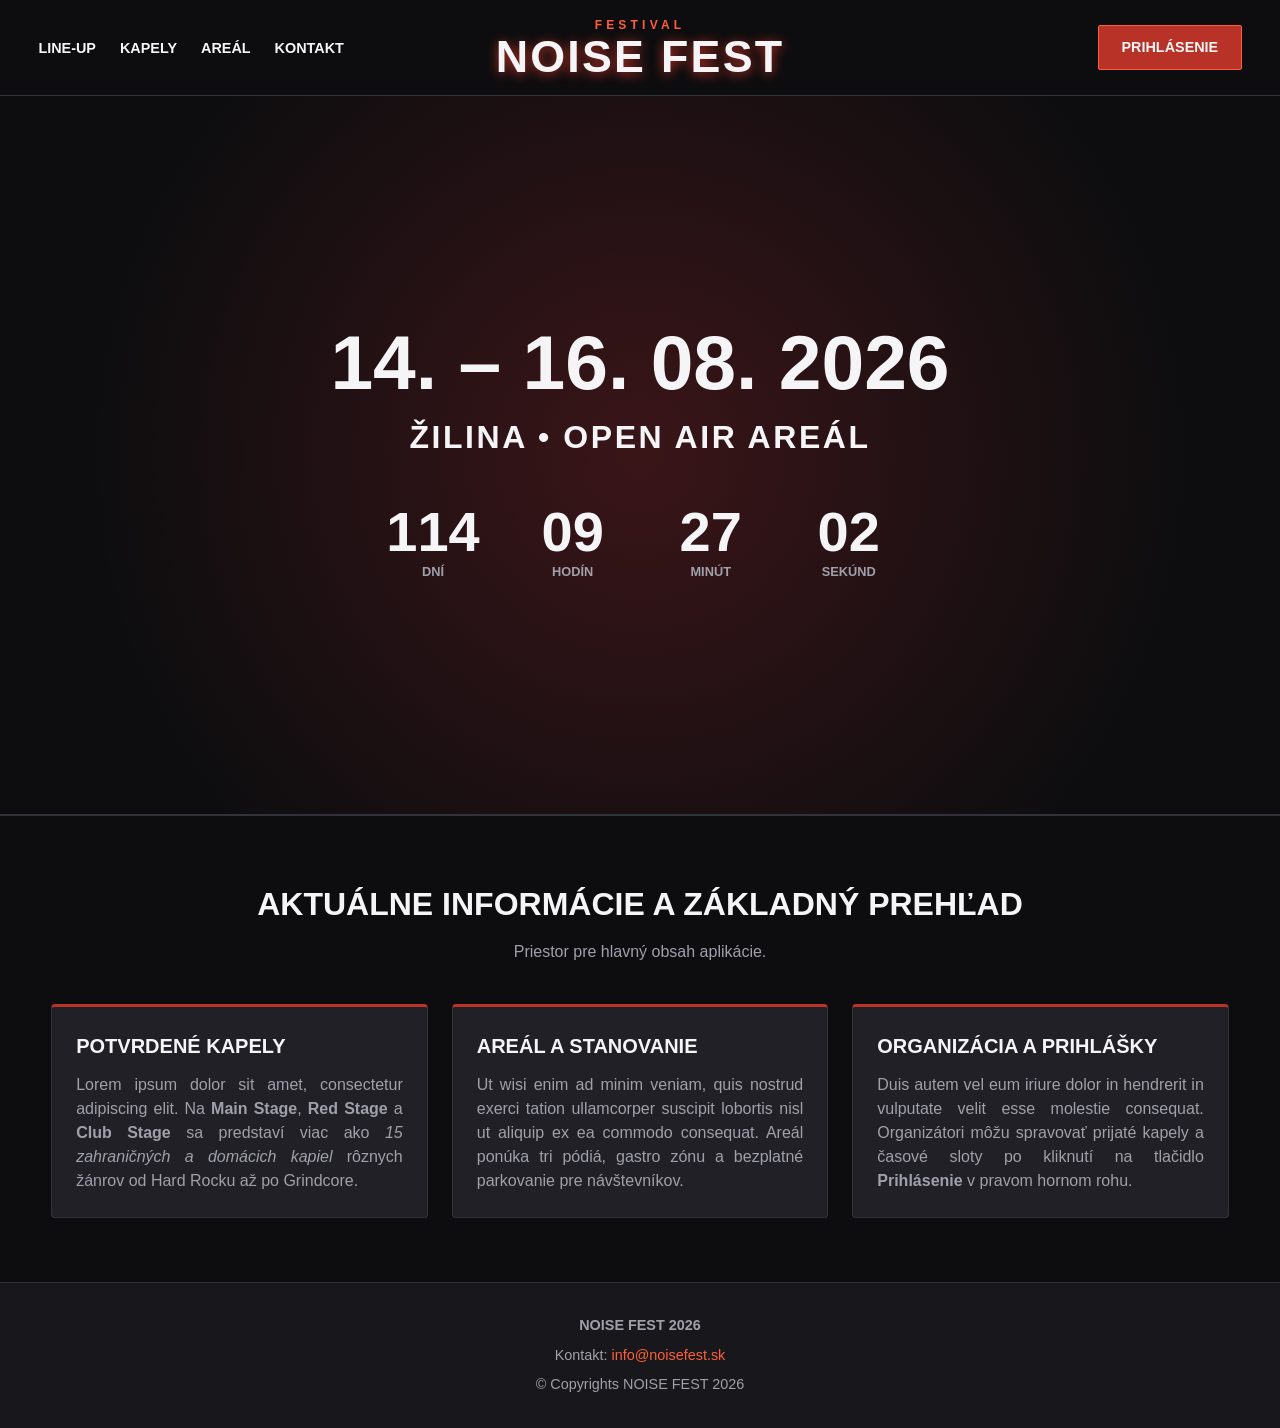
<file: html/index.html>
<!DOCTYPE html>
<html lang="sk-SK">
<head>
    <meta charset="UTF-8">
    <meta name="viewport" content="width=device-width, initial-scale=1">
    <meta name="description" content="Oficiálna stránka festivalu Noise Fest 2026.">
    <meta name="author" content="Lukáš Klein">
    <title>NOISE FEST 2026</title>
    <link rel="stylesheet" href="style.css">
</head>
<body>

    <header class="header">
        <nav class="menu" aria-label="Hlavné menu">
            <ul>
                <li><a href="#lineup">LINE-UP</a></li>
                <li><a href="#kapely">KAPELY</a></li>
                <li><a href="#areal">AREÁL</a></li>
                <li><a href="#kontakt">KONTAKT</a></li>
            </ul>
        </nav>

        <div class="logo">
            <a href="index.html">
                <span class="logo-sub">FESTIVAL</span>
                <span class="logo-main">NOISE FEST</span>
            </a>
        </div>

        <div class="header-actions">
            <a href="program.html" class="btn-login">PRIHLÁSENIE</a>
        </div>
    </header>

    <main>
        <section class="hero">
            <div class="hero-box">
                <p class="date">14. – 16. 08. 2026</p>
                <h1 class="location">ŽILINA • OPEN AIR AREÁL</h1>

                <div class="countdown">
                    <div class="time-box">
                        <span class="number">114</span>
                        <span class="label">DNÍ</span>
                    </div>
                    <div class="time-box">
                        <span class="number">09</span>
                        <span class="label">HODÍN</span>
                    </div>
                    <div class="time-box">
                        <span class="number">27</span>
                        <span class="label">MINÚT</span>
                    </div>
                    <div class="time-box">
                        <span class="number">02</span>
                        <span class="label">SEKÚND</span>
                    </div>
                </div>
            </div>
        </section>

        <section id="lineup" class="info">
            <h2>AKTUÁLNE INFORMÁCIE A ZÁKLADNÝ PREHĽAD</h2>
            <p class="info-text">Priestor pre hlavný obsah aplikácie.</p>

            <div class="cards">
                <article id="kapely" class="card">
                    <h3>Potvrdené kapely</h3>
                    <p>
                        Lorem ipsum dolor sit amet, consectetur adipiscing elit. Na <strong>Main Stage</strong>, <strong>Red Stage</strong> a <strong>Club Stage</strong> sa predstaví viac ako <em>15 zahraničných a domácich kapiel</em> rôznych žánrov od Hard Rocku až po Grindcore.
                    </p>
                </article>

                <article id="areal" class="card">
                    <h3>Areál a stanovanie</h3>
                    <p>
                        Ut wisi enim ad minim veniam, quis nostrud exerci tation ullamcorper suscipit lobortis nisl ut aliquip ex ea commodo consequat. Areál ponúka tri pódiá, gastro zónu a bezplatné parkovanie pre návštevníkov.
                    </p>
                </article>

                <article class="card">
                    <h3>Organizácia a prihlášky</h3>
                    <p>
                        Duis autem vel eum iriure dolor in hendrerit in vulputate velit esse molestie consequat. Organizátori môžu spravovať prijaté kapely a časové sloty po kliknutí na tlačidlo <strong>Prihlásenie</strong> v pravom hornom rohu.
                    </p>
                </article>
            </div>
        </section>
    </main>

    <footer id="kontakt" class="footer">
        <p><strong>NOISE FEST 2026</strong></p>
        <address>
            Kontakt: <a href="mailto:info@noisefest.sk">info@noisefest.sk</a>
        </address>
        <p>© Copyrights NOISE FEST 2026</p>
    </footer>

</body>
</html>
</file>
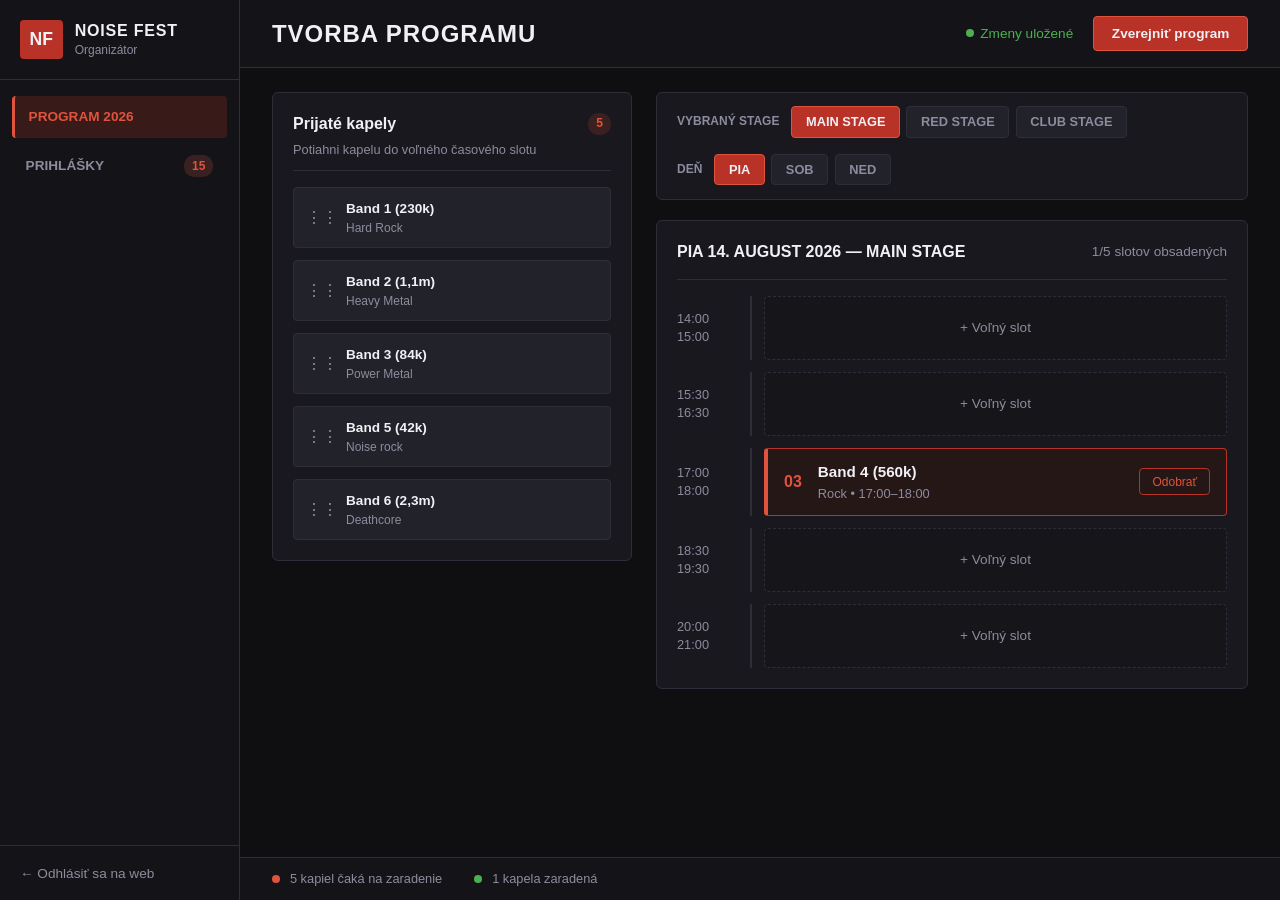
<file: html/program.html>
<!DOCTYPE html>
<html lang="sk-SK">
<head>
    <meta charset="UTF-8">
    <meta name="viewport" content="width=device-width, initial-scale=1">
    <meta name="description" content="Noise Fest 2026 – Organizátorský panel na tvorbu programu.">
    <meta name="author" content="Lukáš Klein">
    <title>Tvorba programu | NOISE FEST Organizátor</title>
    <link rel="stylesheet" href="program.css">
</head>
<body>

    <div class="layout">
        
        <aside class="sidebar">
            <div class="brand">
                <a href="index.html" class="brand-link">
                    <span class="brand-badge">NF</span>
                    <div>
                        <strong class="brand-name">NOISE FEST</strong>
                        <span class="brand-role">Organizátor</span>
                    </div>
                </a>
            </div>

            <nav class="menu" aria-label="Menu organizátora">
                <ul>
                    <li>
                        <a href="program.html" class="menu-link active">
                            <span>PROGRAM 2026</span>
                        </a>
                    </li>
                    <li>
                        <a href="#prihlasky" class="menu-link">
                            <span>PRIHLÁŠKY</span>
                            <span class="badge">15</span>
                        </a>
                    </li>
                </ul>
            </nav>

            <div class="sidebar-bottom">
                <a href="index.html" class="back-link">← Odhlásiť sa na web</a>
            </div>
        </aside>

        <main class="main">
            
            <header class="topbar">
                <h1>TVORBA PROGRAMU</h1>
                
                <div class="topbar-right">
                    <span class="status">
                        <span class="dot green"></span>
                        Zmeny uložené
                    </span>
                    <button type="button" class="btn-publish">Zverejniť program</button>
                </div>
            </header>

            <div class="planner">
                
                <section class="bands-panel">
                    <div class="panel-head">
                        <div class="panel-title">
                            <h2>Prijaté kapely</h2>
                            <span class="badge">5</span>
                        </div>
                        <p class="panel-sub">Potiahni kapelu do voľného časového slotu</p>
                    </div>

                    <div class="bands-list">
                        <article class="band-card">
                            <span class="drag-icon">⋮⋮</span>
                            <div class="band-info">
                                <h3>Band 1 (230k)</h3>
                                <p>Hard Rock</p>
                            </div>
                        </article>

                        <article class="band-card">
                            <span class="drag-icon">⋮⋮</span>
                            <div class="band-info">
                                <h3>Band 2 (1,1m)</h3>
                                <p>Heavy Metal</p>
                            </div>
                        </article>

                        <article class="band-card">
                            <span class="drag-icon">⋮⋮</span>
                            <div class="band-info">
                                <h3>Band 3 (84k)</h3>
                                <p>Power Metal</p>
                            </div>
                        </article>

                        <article class="band-card">
                            <span class="drag-icon">⋮⋮</span>
                            <div class="band-info">
                                <h3>Band 5 (42k)</h3>
                                <p>Noise rock</p>
                            </div>
                        </article>

                        <article class="band-card">
                            <span class="drag-icon">⋮⋮</span>
                            <div class="band-info">
                                <h3>Band 6 (2,3m)</h3>
                                <p>Deathcore</p>
                            </div>
                        </article>
                    </div>
                </section>

                <section class="schedule-col">

                    <div class="filters">
                        <div class="filter-group">
                            <span class="filter-label">VYBRANÝ STAGE</span>
                            <div class="btn-group">
                                <button type="button" class="btn-filter active">MAIN STAGE</button>
                                <button type="button" class="btn-filter">RED STAGE</button>
                                <button type="button" class="btn-filter">CLUB STAGE</button>
                            </div>
                        </div>

                        <div class="filter-group">
                            <span class="filter-label">DEŇ</span>
                            <div class="btn-group">
                                <button type="button" class="btn-filter active">PIA</button>
                                <button type="button" class="btn-filter">SOB</button>
                                <button type="button" class="btn-filter">NED</button>
                            </div>
                        </div>
                    </div>

                    <div class="schedule">
                        <div class="schedule-head">
                            <h2>PIA 14. AUGUST 2026 — MAIN STAGE</h2>
                            <span class="slots-count">1/5 slotov obsadených</span>
                        </div>

                        <div class="slots">

                            <div class="slot-row">
                                <div class="slot-time">
                                    <span>14:00</span>
                                    <span class="dash">–</span>
                                    <span>15:00</span>
                                </div>
                                <div class="slot-box empty">
                                    <span>+ Voľný slot</span>
                                </div>
                            </div>

                            <div class="slot-row">
                                <div class="slot-time">
                                    <span>15:30</span>
                                    <span class="dash">–</span>
                                    <span>16:30</span>
                                </div>
                                <div class="slot-box empty">
                                    <span>+ Voľný slot</span>
                                </div>
                            </div>

                            <div class="slot-row">
                                <div class="slot-time">
                                    <span>17:00</span>
                                    <span class="dash">–</span>
                                    <span>18:00</span>
                                </div>
                                <div class="slot-box occupied">
                                    <div class="slot-info">
                                        <span class="slot-num">03</span>
                                        <div>
                                            <h3>Band 4 (560k)</h3>
                                            <p>Rock • 17:00–18:00</p>
                                        </div>
                                    </div>
                                    <button type="button" class="btn-remove">Odobrať</button>
                                </div>
                            </div>

                            <div class="slot-row">
                                <div class="slot-time">
                                    <span>18:30</span>
                                    <span class="dash">–</span>
                                    <span>19:30</span>
                                </div>
                                <div class="slot-box empty">
                                    <span>+ Voľný slot</span>
                                </div>
                            </div>

                            <div class="slot-row">
                                <div class="slot-time">
                                    <span>20:00</span>
                                    <span class="dash">–</span>
                                    <span>21:00</span>
                                </div>
                                <div class="slot-box empty">
                                    <span>+ Voľný slot</span>
                                </div>
                            </div>

                        </div>
                    </div>

                </section>

            </div>

            <footer class="footer">
                <span>
                    <span class="dot orange"></span>
                    5 kapiel čaká na zaradenie
                </span>
                <span>
                    <span class="dot green"></span>
                    1 kapela zaradená
                </span>
            </footer>

        </main>

    </div>

</body>
</html>
</file>
<file: html/style.css>
:root {
    --bg-dark: #0d0d0f;
    --bg-panel: #18181c;
    --bg-card: #202026;
    --accent-red: #b83227;
    --accent-orange: #ff5e3a;
    --text-light: #f5f5f7;
    --text-muted: #a0a0ab;
    --border-color: #32323a;
}

* {
    box-sizing: border-box;
    margin: 0;
    padding: 0;
}

body {
    font-family: Arial, Helvetica, sans-serif;
    background-color: var(--bg-dark);
    color: var(--text-light);
    line-height: 1.5;
}

::selection {
    background-color: var(--accent-red);
    color: var(--text-light);
}

a {
    color: var(--text-light);
    text-decoration: none;
    transition: 0.3s;
}

.header {
    position: sticky;
    top: 0;
    z-index: 100;
    background-color: var(--bg-dark);
    border-bottom: 1px solid var(--border-color);
    padding: 1rem 3%;
    display: flex;
    justify-content: space-between;
    align-items: center;
}

.menu,
.header-actions {
    flex: 1 1 30%;
}

.header-actions {
    display: flex;
    justify-content: flex-end;
}


.menu ul {
    list-style-type: none;
    display: flex;
    flex-wrap: wrap;
    gap: 1.5rem;
}

.menu a {
    font-size: 0.9rem;
    font-weight: bold;
    padding: 0.3rem 0;
    position: relative;
}

.menu a::after {
    content: "";
    position: absolute;
    left: 0;
    bottom: 0;
    width: 0;
    height: 2px;
    background-color: var(--accent-orange);
    transition: width 0.3s;
}

.menu a:hover {
    color: var(--accent-orange);
}

.menu a:hover::after {
    width: 100%;
}

.logo {
    text-align: center;
}

.logo a {
    display: inline-block;
}

.logo a:hover {
    transform: scale(1.04);
}

.logo-sub {
    display: block;
    font-size: 0.75rem;
    font-weight: bold;
    color: var(--accent-orange);
    letter-spacing: 0.35em;
}

.logo-main {
    display: block;
    font-family: Impact, "Arial Black", sans-serif;
    font-size: clamp(1.8rem, 3.5vw, 2.8rem);
    font-weight: bold;
    line-height: 1;
    letter-spacing: 0.05em;
    text-shadow: 0 2px 12px var(--accent-red);
}

.btn-login {
    display: inline-block;
    background-color: var(--accent-red);
    color: var(--text-light);
    font-weight: bold;
    font-size: 0.9rem;
    padding: 0.65rem 1.4rem;
    border: 1px solid var(--accent-orange);
    border-radius: 2px;
}

.btn-login:hover {
    background-color: var(--accent-orange);
    color: var(--bg-dark);
    transform: translateY(-2px);
}

.hero {
    min-height: 80vh;
    display: flex;
    justify-content: center;
    align-items: center;
    text-align: center;
    padding: 3rem 1.5rem;
    border-bottom: 2px solid var(--border-color);
    background-color: #141115;
    background-image: radial-gradient(circle at center, #3a1518 0%, #0d0d0f 75%);
}

.hero-box {
    width: min(1000px, 95%);
}

.date {
    font-size: clamp(2.2rem, 6vw, 4.8rem);
    font-weight: bold;
    line-height: 1.1;
    margin-bottom: 0.5rem;
}

.location {
    font-size: clamp(1.2rem, 2.5vw, 2.2rem);
    margin-bottom: 2rem;
    letter-spacing: 0.08em;
}

.countdown {
    display: flex;
    justify-content: center;
    flex-wrap: wrap;
}

.time-box {
    margin: 0.5rem 1.5rem;
    min-width: 90px;
}

.number {
    display: block;
    font-size: clamp(2rem, 4.5vw, 3.5rem);
    font-weight: bold;
    line-height: 1.1;
}

.label {
    display: block;
    font-size: 0.8rem;
    font-weight: bold;
    color: var(--text-muted);
}

.info {
    width: min(1200px, 92%);
    margin: 4rem auto;
}

.info h2 {
    text-align: center;
    font-size: clamp(1.4rem, 2.5vw, 2rem);
    margin-bottom: 0.75rem;
}

.info-text {
    text-align: center;
    color: var(--text-muted);
    margin-bottom: 2.5rem;
}

.cards {
    display: grid;
    grid-template-columns: repeat(3, 1fr);
    gap: 1.5rem;
}

.card {
    background-color: var(--bg-card);
    border: 1px solid var(--border-color);
    border-top: 3px solid var(--accent-red);
    border-radius: 4px;
    padding: 1.5rem;
    transition: 0.3s;
}

.card:hover {
    transform: translateY(-4px);
    border-top-color: var(--accent-orange);
}

.card h3 {
    font-size: 1.25rem;
    margin-bottom: 0.75rem;
    text-transform: uppercase;
}

.card p {
    color: var(--text-muted);
    text-align: justify;
}

.footer {
    background-color: var(--bg-panel);
    border-top: 1px solid var(--border-color);
    padding: 2rem 4%;
    margin-top: 4rem;
    text-align: center;
    font-size: 0.9rem;
    color: var(--text-muted);
}

.footer address {
    font-style: normal;
    margin: 0.5rem 0;
}

.footer a {
    color: var(--accent-orange);
}

.footer a:hover {
    text-decoration: underline;
}

@media screen and (max-width: 992px) {
    .header {
        flex-direction: column;
        gap: 0.8rem;
        padding: 1rem;
    }

    .logo {
        order: -1;
    }

    .menu ul {
        justify-content: center;
    }

    .cards {
        grid-template-columns: repeat(2, 1fr);
    }
}

@media screen and (max-width: 576px) {
    .menu ul {
        flex-direction: column;
        align-items: center;
        gap: 0.5rem;
    }

    .countdown {
        gap: 1rem;
    }

    .cards {
        grid-template-columns: 1fr;
    }
}
</file>
<file: html/program.css>
:root {
    --bg-dark: #0f0f12;
    --bg-sidebar: #141418;
    --bg-panel: #18181e;
    --bg-card: #22222a;
    --bg-slot-empty: #15151a;
    --bg-occupied: #261717;
    --accent-red: #b83227;
    --accent-orange: #e0533c;
    --status-green: #4caf50;
    --text-light: #f0f0f5;
    --text-muted: #8c8c9e;
    --border-color: #2e2e38;
}

* {
    box-sizing: border-box;
    margin: 0;
    padding: 0;
}

body {
    font-family: Arial, Helvetica, sans-serif;
    background-color: var(--bg-dark);
    color: var(--text-light);
    line-height: 1.4;
    overflow-x: hidden;
}

::selection {
    background-color: var(--accent-red);
    color: var(--text-light);
}

a {
    color: var(--text-light);
    text-decoration: none;
}

.layout {
    display: flex;
    min-height: 100vh;
}

.sidebar {
    width: 240px;
    background-color: var(--bg-sidebar);
    border-right: 1px solid var(--border-color);
    display: flex;
    flex-direction: column;
    flex-shrink: 0;
}

.brand {
    padding: 1.25rem;
    border-bottom: 1px solid var(--border-color);
}

.brand-link {
    display: flex;
    align-items: center;
}

.brand-badge {
    display: inline-block;
    background-color: var(--accent-red);
    color: var(--text-light);
    font-weight: bold;
    font-size: 1.1rem;
    padding: 0.45rem 0.6rem;
    border-radius: 4px;
    margin-right: 0.75rem;
}

.brand-name {
    display: block;
    font-size: 1rem;
    letter-spacing: 0.05em;
}

.brand-role {
    display: block;
    font-size: 0.75rem;
    color: var(--text-muted);
}

.menu {
    padding: 1rem 0.75rem;
    flex-grow: 1;
}

.menu ul {
    list-style-type: none;
    display: flex;
    flex-direction: column;
    gap: 0.4rem;
}

.menu-link {
    display: flex;
    justify-content: space-between;
    align-items: center;
    padding: 0.7rem 0.85rem;
    border-radius: 4px;
    font-size: 0.85rem;
    font-weight: bold;
    color: var(--text-muted);
    transition: background-color 0.2s, color 0.2s;
}

.menu-link:hover {
    background-color: var(--bg-card);
    color: var(--text-light);
}

.menu-link.active {
    background-color: #381a19;
    color: var(--accent-orange);
    border-left: 3px solid var(--accent-orange);
}

.badge {
    background-color: #3a2020;
    color: var(--accent-orange);
    font-size: 0.75rem;
    font-weight: bold;
    padding: 0.15rem 0.5rem;
    border-radius: 10px;
}

.sidebar-bottom {
    padding: 1rem 1.25rem;
    border-top: 1px solid var(--border-color);
}

.back-link {
    font-size: 0.85rem;
    color: var(--text-muted);
    transition: color 0.2s;
}

.back-link:hover {
    color: var(--accent-orange);
}

.main {
    flex-grow: 1;
    display: flex;
    flex-direction: column;
    min-width: 0;
}

.topbar {
    background-color: var(--bg-sidebar);
    border-bottom: 1px solid var(--border-color);
    padding: 1rem 2rem;
    display: flex;
    justify-content: space-between;
    align-items: center;
}

.topbar h1 {
    font-size: clamp(1.2rem, 2vw, 1.5rem);
    letter-spacing: 0.04em;
}

.topbar-right {
    display: flex;
    align-items: center;
}

.status {
    font-size: 0.85rem;
    color: var(--status-green);
    margin-right: 1.25rem;
    display: flex;
    align-items: center;
}

.dot {
    display: inline-block;
    width: 8px;
    height: 8px;
    border-radius: 50%;
    margin-right: 0.4rem;
}

.green {
    background-color: var(--status-green);
}

.orange {
    background-color: var(--accent-orange);
}

.btn-publish {
    background-color: var(--accent-red);
    color: var(--text-light);
    border: 1px solid var(--accent-orange);
    padding: 0.55rem 1.1rem;
    font-size: 0.85rem;
    font-weight: bold;
    border-radius: 4px;
    transition: background-color 0.2s, transform 0.2s;
}

.btn-publish:hover {
    background-color: var(--accent-orange);
    transform: translateY(-1px);
}

.planner {
    display: grid;
    grid-template-columns: 360px 1fr;
    gap: 1.5rem;
    padding: 1.5rem 2rem;
    flex-grow: 1;
    align-items: start;
}

.bands-panel {
    background-color: var(--bg-panel);
    border: 1px solid var(--border-color);
    border-radius: 6px;
    padding: 1.25rem;
}

.panel-head {
    margin-bottom: 1rem;
    padding-bottom: 0.75rem;
    border-bottom: 1px solid var(--border-color);
}

.panel-title {
    display: flex;
    justify-content: space-between;
    align-items: center;
    margin-bottom: 0.35rem;
}

.panel-title h2 {
    font-size: 1rem;
}

.panel-sub {
    font-size: 0.8rem;
    color: var(--text-muted);
}

.bands-list {
    display: grid;
    gap: 0.75rem;
}

.band-card {
    background-color: var(--bg-card);
    border: 1px solid var(--border-color);
    border-radius: 4px;
    padding: 0.65rem 0.75rem;
    display: flex;
    align-items: center;
    transition: border-color 0.2s, transform 0.2s;
}

.band-card:hover {
    border-color: var(--accent-orange);
    transform: translateY(-2px);
}

.drag-icon {
    color: var(--text-muted);
    font-size: 1rem;
    margin-right: 0.5rem;
}

.band-info h3 {
    font-size: 0.85rem;
    color: var(--text-light);
    margin-bottom: 0.15rem;
}

.band-info p {
    font-size: 0.75rem;
    color: var(--text-muted);
}

.filters {
    background-color: var(--bg-panel);
    border: 1px solid var(--border-color);
    border-radius: 6px;
    padding: 0.85rem 1.25rem;
    margin-bottom: 1.25rem;
    display: flex;
    justify-content: space-between;
    align-items: center;
    flex-wrap: wrap;
    gap: 1rem;
}

.filter-group {
    display: flex;
    align-items: center;
    flex-wrap: wrap;
    gap: 0.75rem;
}

.filter-label {
    font-size: 0.75rem;
    font-weight: bold;
    color: var(--text-muted);
}

.btn-group {
    display: flex;
    flex-wrap: wrap;
    gap: 0.4rem;
}

.btn-filter {
    background-color: var(--bg-card);
    color: var(--text-muted);
    border: 1px solid var(--border-color);
    padding: 0.45rem 0.85rem;
    font-size: 0.8rem;
    font-weight: bold;
    border-radius: 4px;
    transition: background-color 0.2s, color 0.2s, border-color 0.2s;
}

.btn-filter:hover {
    color: var(--text-light);
    border-color: var(--text-muted);
}

.btn-filter.active {
    background-color: var(--accent-red);
    color: var(--text-light);
    border-color: var(--accent-orange);
}

.schedule {
    background-color: var(--bg-panel);
    border: 1px solid var(--border-color);
    border-radius: 6px;
    padding: 1.25rem;
}

.schedule-head {
    display: flex;
    justify-content: space-between;
    align-items: center;
    padding-bottom: 1rem;
    margin-bottom: 1rem;
    border-bottom: 1px solid var(--border-color);
}

.schedule-head h2 {
    font-size: 1rem;
}

.slots-count {
    font-size: 0.85rem;
    color: var(--text-muted);
}

.slots {
    display: flex;
    flex-direction: column;
    gap: 0.75rem;
}

.slot-row {
    display: flex;
    align-items: stretch;
}

.slot-time {
    width: 75px;
    flex-shrink: 0;
    font-size: 0.8rem;
    color: var(--text-muted);
    display: flex;
    flex-direction: column;
    justify-content: center;
    padding-right: 0.75rem;
    border-right: 2px solid var(--border-color);
}

.dash {
    display: none;
}

.slot-box {
    flex-grow: 1;
    margin-left: 0.75rem;
    min-height: 64px;
    border-radius: 4px;
    padding: 0.75rem 1rem;
    display: flex;
    align-items: center;
}

.empty {
    background-color: var(--bg-slot-empty);
    border: 1px dashed var(--border-color);
    justify-content: center;
    color: var(--text-muted);
    font-size: 0.85rem;
    transition: border-color 0.2s, color 0.2s;
}

.empty:hover {
    border-color: var(--accent-orange);
    color: var(--text-light);
}

.occupied {
    background-color: var(--bg-occupied);
    border: 1px solid var(--accent-red);
    border-left: 4px solid var(--accent-orange);
    justify-content: space-between;
}

.slot-info {
    display: flex;
    align-items: center;
}

.slot-num {
    font-size: 1rem;
    font-weight: bold;
    color: var(--accent-orange);
    margin-right: 1rem;
}

.slot-info h3 {
    font-size: 0.95rem;
    margin-bottom: 0.15rem;
}

.slot-info p {
    font-size: 0.8rem;
    color: var(--text-muted);
}

.btn-remove {
    background-color: transparent;
    color: var(--accent-orange);
    border: 1px solid var(--accent-red);
    padding: 0.35rem 0.75rem;
    font-size: 0.75rem;
    border-radius: 4px;
    transition: background-color 0.2s, color 0.2s;
}

.btn-remove:hover {
    background-color: var(--accent-red);
    color: var(--text-light);
}

.footer {
    background-color: var(--bg-sidebar);
    border-top: 1px solid var(--border-color);
    padding: 0.75rem 2rem;
    display: flex;
    align-items: center;
    gap: 2rem;
    font-size: 0.8rem;
    color: var(--text-muted);
}

@media screen and (max-width: 992px) {
    .layout {
        flex-direction: column;
    }

    .sidebar {
        width: 100%;
        border-right: none;
        border-bottom: 1px solid var(--border-color);
        flex-direction: row;
        align-items: center;
        justify-content: space-between;
        padding: 0.5rem 1rem;
    }

    .brand,
    .sidebar-bottom {
        border: none;
        padding: 0.5rem;
    }

    .menu {
        padding: 0;
        flex-grow: 0;
    }

    .menu ul {
        flex-direction: row;
        gap: 0.5rem;
    }

    .planner {
        grid-template-columns: 1fr;
        padding: 1rem;
    }
}

@media screen and (max-width: 576px) {
    .sidebar {
        flex-direction: column;
        align-items: stretch;
        text-align: center;
    }

    .brand-link {
        justify-content: center;
    }

    .menu ul {
        flex-direction: column;
        margin: 0.5rem 0;
    }

    .topbar {
        flex-direction: column;
        align-items: flex-start;
        padding: 1rem;
        gap: 0.75rem;
    }

    .topbar-right {
        width: 100%;
        justify-content: space-between;
    }

    .bands-list {
        grid-template-columns: 1fr;
    }

    .schedule-head {
        flex-direction: column;
        align-items: flex-start;
        gap: 0.4rem;
    }

    .slot-row {
        flex-direction: column;
    }

    .slot-time {
        width: 100%;
        flex-direction: row;
        justify-content: flex-start;
        border-right: none;
        margin-bottom: 0.35rem;
        font-weight: bold;
    }

    .dash {
        display: inline;
        margin: 0 0.3rem;
    }

    .slot-box {
        margin-left: 0;
    }

    .occupied {
        flex-direction: column;
        align-items: flex-start;
        gap: 0.75rem;
    }

    .btn-remove {
        width: 100%;
        text-align: center;
    }

    .footer {
        flex-direction: column;
        align-items: flex-start;
        padding: 1rem;
        gap: 0.5rem;
    }
}
</file>
